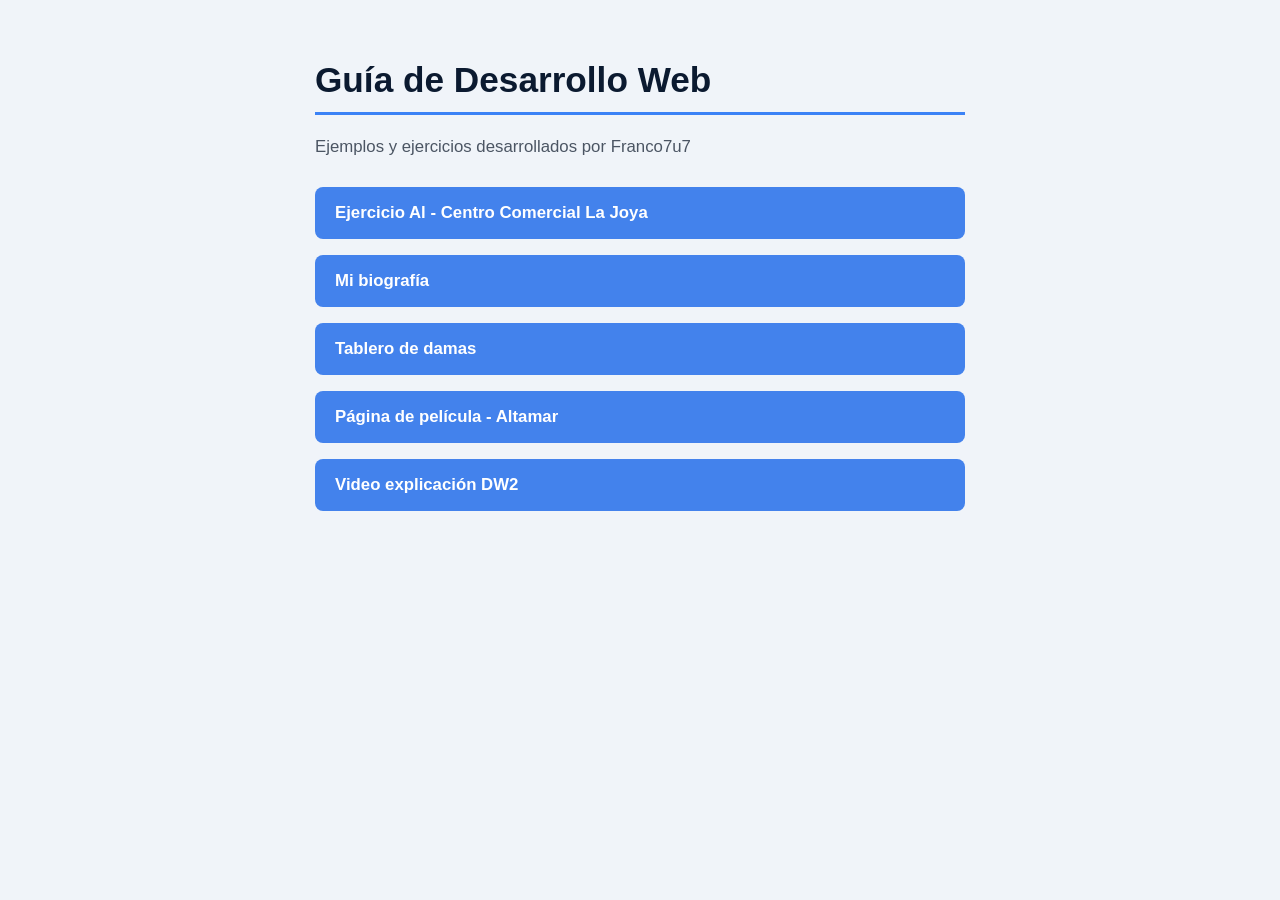
<file: 20255908-Guia2/index.html>
<!DOCTYPE html>
<html lang="es">
<head>
    <meta charset="UTF-8">
    <meta name="viewport" content="width=device-width, initial-scale=1.0">
    <title>Guía de Desarrollo Web</title>
    <style>
        * {
            box-sizing: border-box;
            margin: 0;
            padding: 0;
        }

        body {
            background-color: #f0f4f9;
            font-family: -apple-system, BlinkMacSystemFont, "Segoe UI", Roboto, Helvetica, Arial, sans-serif;
            color: #1a2530;
            padding: 60px 20px;
        }

        .contenedor {
            max-width: 650px;
            margin: 0 auto;
        }

        h1 {
            font-size: 2.2rem;
            font-weight: 800;
            color: #0b1a30;
            margin-bottom: 12px;
        }

        .linea-separadora {
            height: 3px;
            background-color: #3b82f6;
            width: 100%;
            margin-bottom: 22px;
        }

        .subtitulo {
            font-size: 1.05rem;
            color: #4b5563;
            margin-bottom: 30px;
        }

        .lista-enlaces {
            display: flex;
            flex-direction: column;
            gap: 16px;
        }

        .btn-enlace {
            display: block;
            background-color: #4382ec;
            color: #ffffff;
            text-decoration: none;
            font-weight: 700;
            font-size: 1.05rem;
            padding: 16px 20px;
            border-radius: 8px;
            transition: background-color 0.2s ease, transform 0.1s ease;
        }

        .btn-enlace:hover {
            background-color: #2b6cb0;
            transform: translateY(-1px);
        }

        .btn-enlace:active {
            transform: translateY(0);
        }
    </style>
</head>
<body>

    <main class="contenedor">
        <h1>Guía de Desarrollo Web</h1>
        <div class="linea-separadora"></div>
        <p class="subtitulo">Ejemplos y ejercicios desarrollados por Franco7u7</p>

        <nav class="lista-enlaces">
            <a href="la-joya/index.html" class="btn-enlace">Ejercicio Al - Centro Comercial La Joya</a>
            <a href="MiBiografia.html" class="btn-enlace">Mi biografía</a>
            <a href="Tablero.html" class="btn-enlace">Tablero de damas</a>
            <a href="Pelicula.html" class="btn-enlace">Página de película - Altamar</a>
            <a href="https://www.youtube.com/watch?v=dO4pznJXDQY" class="btn-enlace" target="_blank" rel="noopener">Video explicación DW2</a>
        </nav>
    </main>

</body>
</html>
</file>
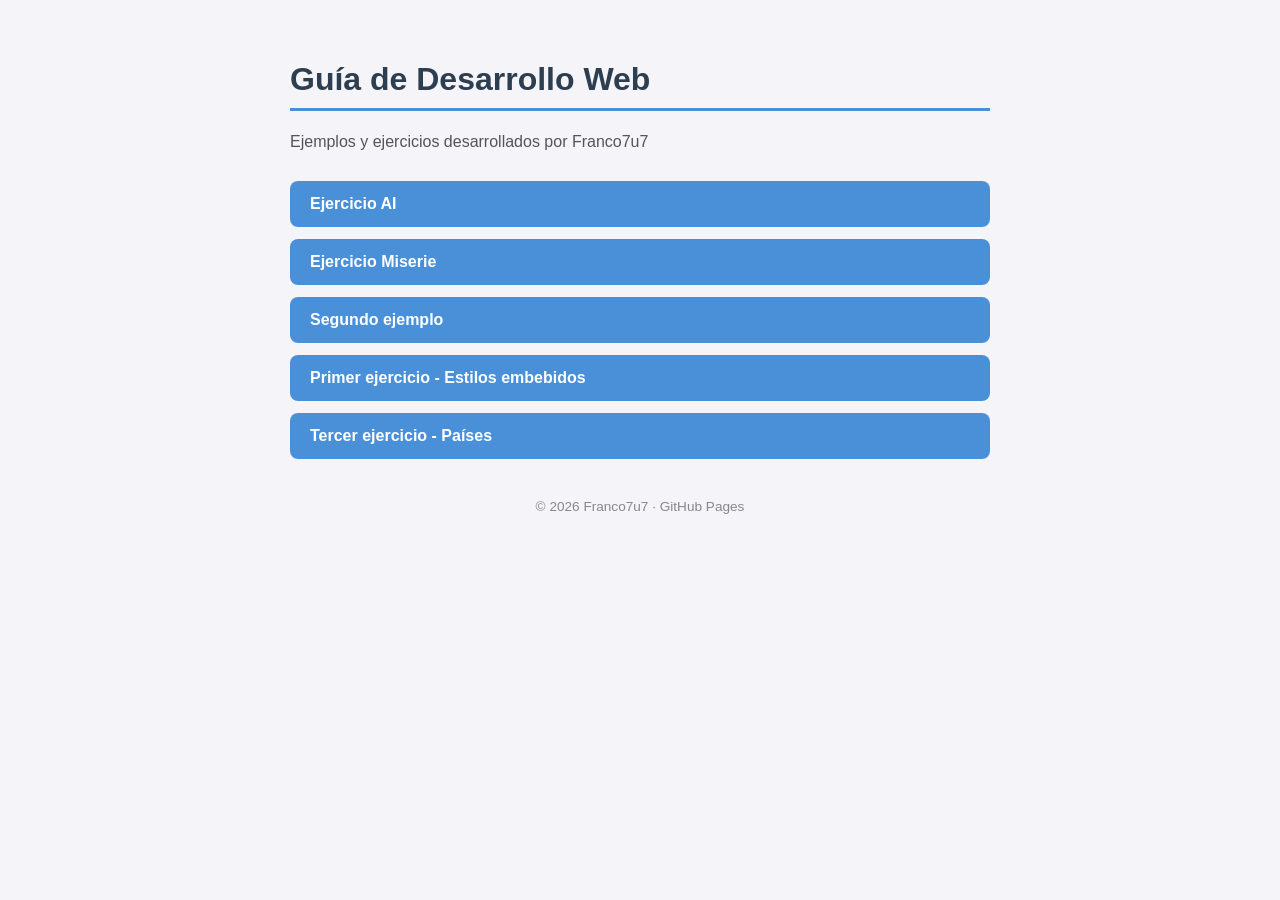
<file: 20255908_GuiaDesarrolloWeb/index.html>
<!DOCTYPE html>
<html lang="es">
<head>
  <meta charset="UTF-8">
  <meta name="viewport" content="width=device-width, initial-scale=1.0">
  <title>Franco7u7 - Guía de Desarrollo Web</title>
  <style>
    body {
      font-family: Arial, Helvetica, sans-serif;
      background-color: #f4f4f9;
      color: #222;
      margin: 0;
      padding: 40px 20px;
      display: flex;
      justify-content: center;
    }
    .container {
      max-width: 700px;
      width: 100%;
    }
    h1 {
      color: #2c3e50;
      border-bottom: 3px solid #4a90d9;
      padding-bottom: 10px;
    }
    p.subtitle {
      color: #555;
      margin-bottom: 30px;
    }
    ul {
      list-style: none;
      padding: 0;
    }
    li {
      margin-bottom: 12px;
    }
    a {
      display: block;
      text-decoration: none;
      color: #fff;
      background-color: #4a90d9;
      padding: 14px 20px;
      border-radius: 8px;
      font-weight: bold;
      transition: background-color 0.2s ease;
    }
    a:hover {
      background-color: #357abd;
    }
    footer {
      margin-top: 40px;
      font-size: 0.85em;
      color: #888;
      text-align: center;
    }
  </style>
</head>
<body>
  <div class="container">
    <h1>Guía de Desarrollo Web</h1>
    <p class="subtitle">Ejemplos y ejercicios desarrollados por Franco7u7</p>
    <ul>
      <li><a href="AI.html">Ejercicio AI</a></li>
      <li><a href="Miserie.html">Ejercicio Miserie</a></li>
      <li><a href="ejemplo2.html">Segundo ejemplo</a></li>
      <li><a href="Estilos_embebidos.html">Primer ejercicio - Estilos embebidos</a></li>
      <li><a href="paises.html">Tercer ejercicio - Países</a></li>
    </ul>
    <footer>© 2026 Franco7u7 · GitHub Pages</footer>
  </div>
</body>
</html>
</file>
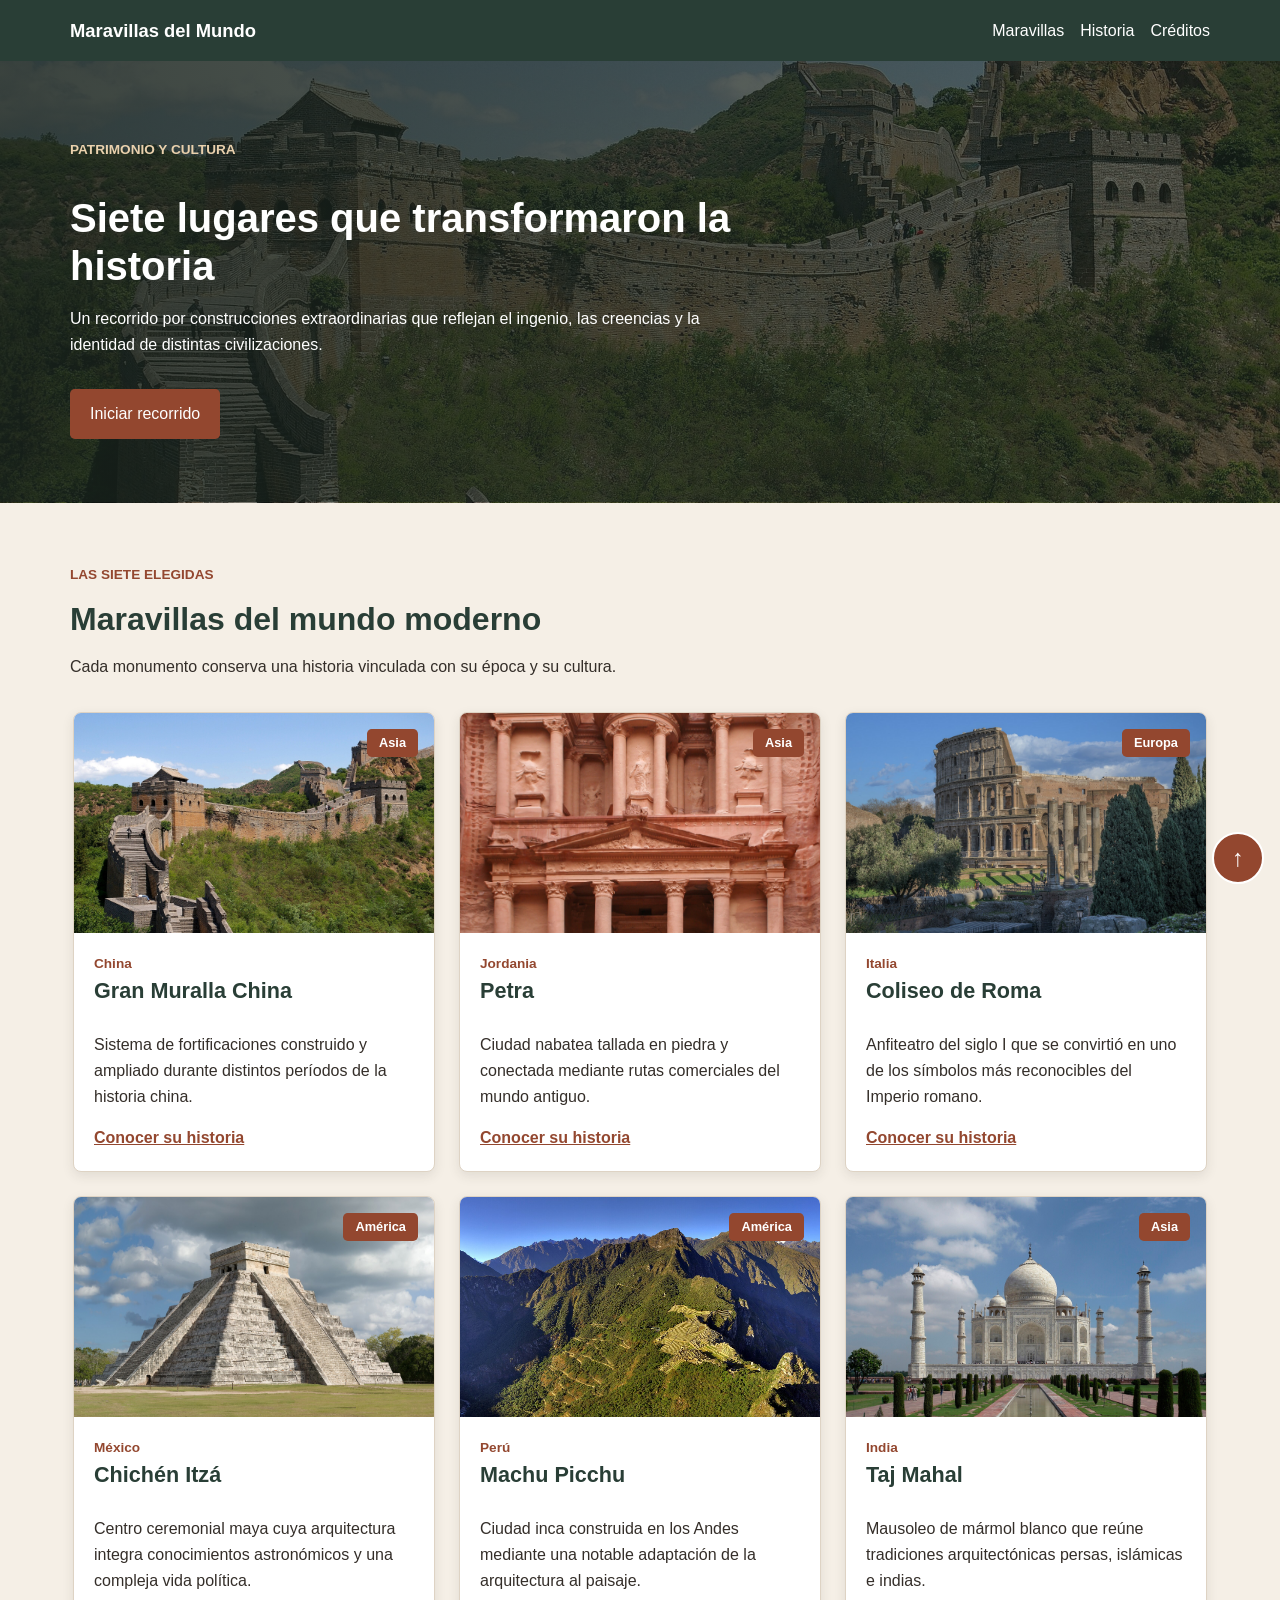
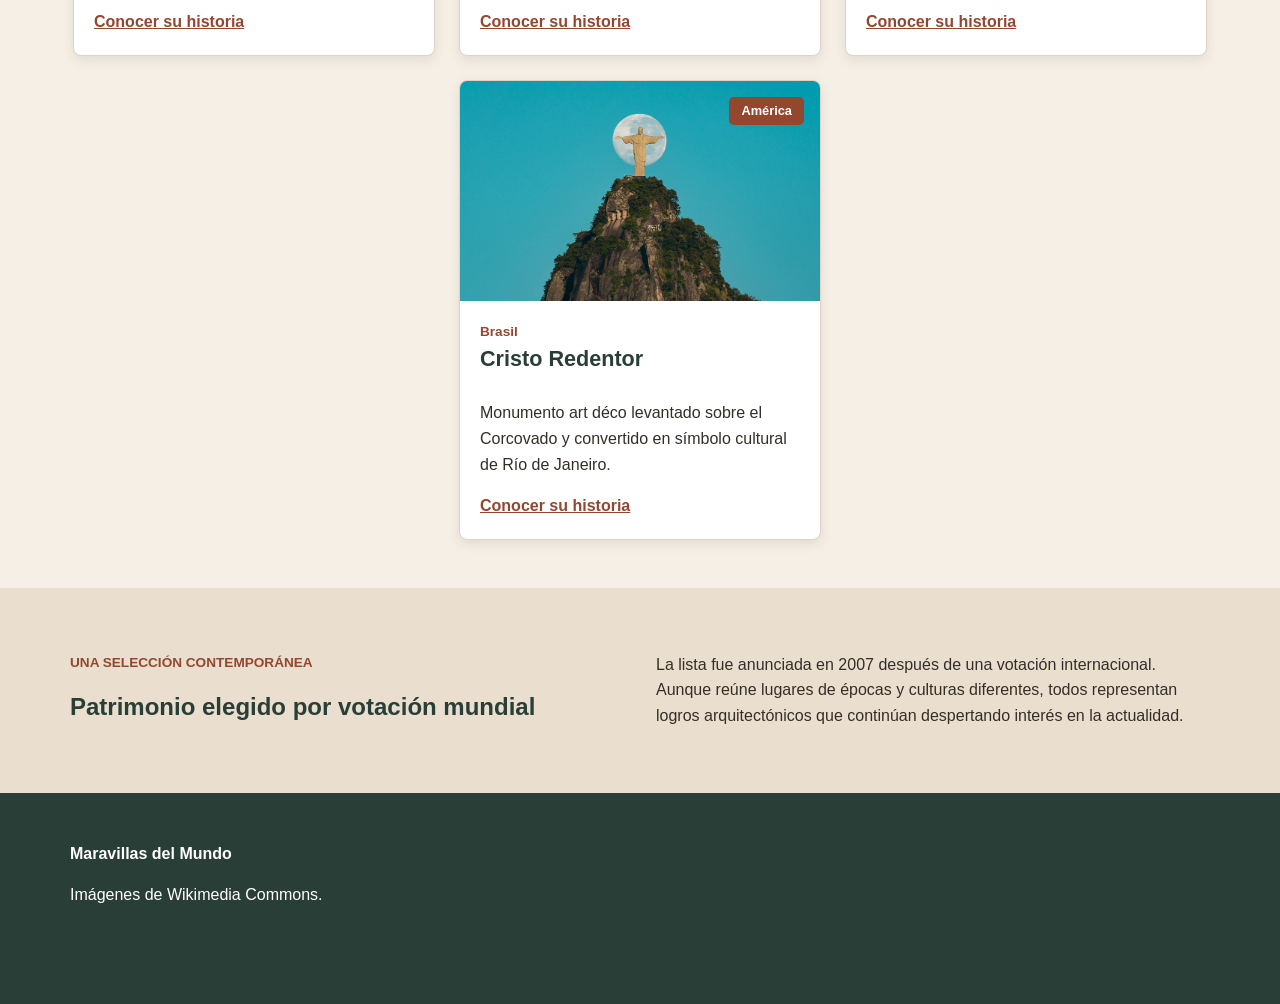
<file: 20255908_Guia3/ejemplo1/index.html>
<!DOCTYPE html>
<html lang="es">
<head>
    <meta charset="UTF-8">
    <meta name="viewport" content="width=device-width, initial-scale=1.0">
    <meta name="description" content="Recorrido visual por las siete maravillas del mundo moderno.">
    <title>Maravillas del Mundo</title>
    <link rel="stylesheet" href="css/style.css">
</head>
<body id="inicio">
    <header class="encabezado-principal">
        <div class="contenedor barra-navegacion">
            <a class="marca" href="#inicio">Maravillas del Mundo</a>
            <nav aria-label="Navegación principal">
                <ul class="menu">
                    <li><a href="#maravillas">Maravillas</a></li>
                    <li><a href="#historia">Historia</a></li>
                    <li><a href="#creditos">Créditos</a></li>
                </ul>
            </nav>
        </div>
    </header>

    <main>
        <section class="presentacion">
            <div class="contenedor presentacion-contenido">
                <p class="sobretitulo">Patrimonio y cultura</p>
                <h1>Siete lugares que transformaron la historia</h1>
                <p>
                    Un recorrido por construcciones extraordinarias que reflejan el ingenio,
                    las creencias y la identidad de distintas civilizaciones.
                </p>
                <a class="boton-principal" href="#maravillas">Iniciar recorrido</a>
            </div>
        </section>

        <section id="maravillas" class="seccion-maravillas contenedor">
            <header class="titulo-seccion">
                <p class="sobretitulo">Las siete elegidas</p>
                <h2>Maravillas del mundo moderno</h2>
                <p>Cada monumento conserva una historia vinculada con su época y su cultura.</p>
            </header>

            <div class="maravillas">
                <article class="maravilla">
                    <div class="maravilla-imagen">
                        <span class="continente">Asia</span>
                        <img src="images/gran-muralla-china.jpg" alt="Tramo de la Gran Muralla China entre montañas">
                    </div>
                    <div class="maravilla-contenido">
                        <p class="ubicacion">China</p>
                        <h3>Gran Muralla China</h3>
                        <p>Sistema de fortificaciones construido y ampliado durante distintos períodos de la historia china.</p>
                        <a href="https://whc.unesco.org/en/list/438/" target="_blank" rel="noopener noreferrer">Conocer su historia</a>
                    </div>
                </article>

                <article class="maravilla">
                    <div class="maravilla-imagen">
                        <span class="continente">Asia</span>
                        <img src="images/petra.jpg" alt="Fachada de Al Khazneh excavada en la roca de Petra">
                    </div>
                    <div class="maravilla-contenido">
                        <p class="ubicacion">Jordania</p>
                        <h3>Petra</h3>
                        <p>Ciudad nabatea tallada en piedra y conectada mediante rutas comerciales del mundo antiguo.</p>
                        <a href="https://whc.unesco.org/en/list/326/" target="_blank" rel="noopener noreferrer">Conocer su historia</a>
                    </div>
                </article>

                <article class="maravilla">
                    <div class="maravilla-imagen">
                        <span class="continente">Europa</span>
                        <img src="images/coliseo-roma.jpg" alt="Vista exterior del Coliseo y el Foro Romano">
                    </div>
                    <div class="maravilla-contenido">
                        <p class="ubicacion">Italia</p>
                        <h3>Coliseo de Roma</h3>
                        <p>Anfiteatro del siglo I que se convirtió en uno de los símbolos más reconocibles del Imperio romano.</p>
                        <a href="https://whc.unesco.org/en/list/91/" target="_blank" rel="noopener noreferrer">Conocer su historia</a>
                    </div>
                </article>

                <article class="maravilla">
                    <div class="maravilla-imagen">
                        <span class="continente">América</span>
                        <img src="images/chichen-itza.jpg" alt="Templo de Kukulkán en Chichén Itzá">
                    </div>
                    <div class="maravilla-contenido">
                        <p class="ubicacion">México</p>
                        <h3>Chichén Itzá</h3>
                        <p>Centro ceremonial maya cuya arquitectura integra conocimientos astronómicos y una compleja vida política.</p>
                        <a href="https://whc.unesco.org/en/list/483/" target="_blank" rel="noopener noreferrer">Conocer su historia</a>
                    </div>
                </article>

                <article class="maravilla">
                    <div class="maravilla-imagen">
                        <span class="continente">América</span>
                        <img src="images/machu-picchu.jpg" alt="Ciudadela de Machu Picchu entre montañas">
                    </div>
                    <div class="maravilla-contenido">
                        <p class="ubicacion">Perú</p>
                        <h3>Machu Picchu</h3>
                        <p>Ciudad inca construida en los Andes mediante una notable adaptación de la arquitectura al paisaje.</p>
                        <a href="https://whc.unesco.org/en/list/274/" target="_blank" rel="noopener noreferrer">Conocer su historia</a>
                    </div>
                </article>

                <article class="maravilla">
                    <div class="maravilla-imagen">
                        <span class="continente">Asia</span>
                        <img src="images/taj-mahal.jpg" alt="Taj Mahal visto desde sus jardines">
                    </div>
                    <div class="maravilla-contenido">
                        <p class="ubicacion">India</p>
                        <h3>Taj Mahal</h3>
                        <p>Mausoleo de mármol blanco que reúne tradiciones arquitectónicas persas, islámicas e indias.</p>
                        <a href="https://whc.unesco.org/en/list/252/" target="_blank" rel="noopener noreferrer">Conocer su historia</a>
                    </div>
                </article>

                <article class="maravilla">
                    <div class="maravilla-imagen">
                        <span class="continente">América</span>
                        <img src="images/cristo-redentor.jpg" alt="Cristo Redentor sobre el cerro del Corcovado">
                    </div>
                    <div class="maravilla-contenido">
                        <p class="ubicacion">Brasil</p>
                        <h3>Cristo Redentor</h3>
                        <p>Monumento art déco levantado sobre el Corcovado y convertido en símbolo cultural de Río de Janeiro.</p>
                        <a href="https://whc.unesco.org/en/list/1100/" target="_blank" rel="noopener noreferrer">Conocer su historia</a>
                    </div>
                </article>
            </div>
        </section>

        <section id="historia" class="seccion-historia">
            <div class="contenedor historia-contenido">
                <div>
                    <p class="sobretitulo">Una selección contemporánea</p>
                    <h2>Patrimonio elegido por votación mundial</h2>
                </div>
                <p>
                    La lista fue anunciada en 2007 después de una votación internacional.
                    Aunque reúne lugares de épocas y culturas diferentes, todos
                    representan logros arquitectónicos que continúan despertando interés en la
                    actualidad.
                </p>
            </div>
        </section>
    </main>

    <a class="volver-arriba" href="#inicio" aria-label="Volver al inicio">↑</a>

    <footer id="creditos" class="pie-pagina">
        <div class="contenedor pie-contenido">
            <p><strong>Maravillas del Mundo</strong></p>
            <p>Imágenes de Wikimedia Commons.</p>
        </div>
    </footer>
</body>
</html>
</file>
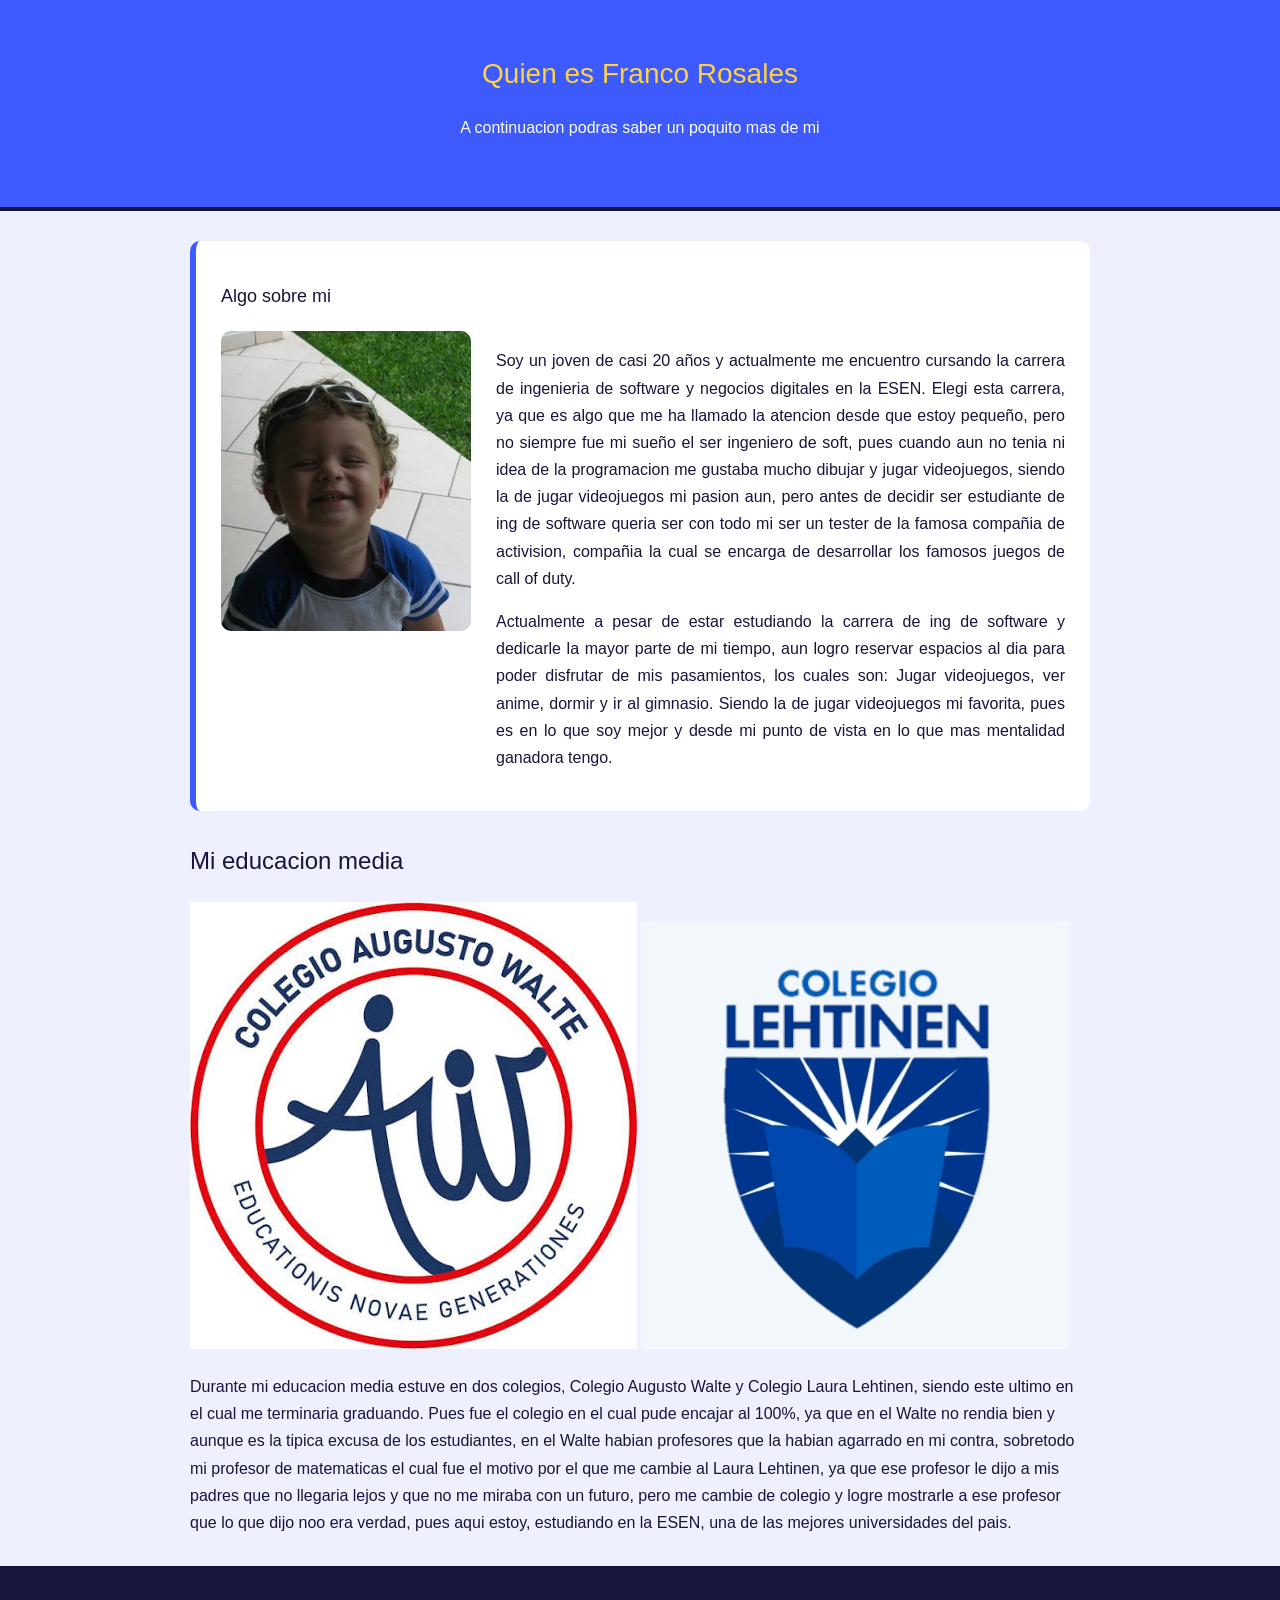
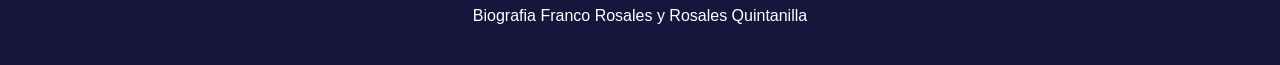
<file: 20255908-Guia2/MiBiografia.html>
<!DOCTYPE html>
<html lang="en">
<head>
    <meta charset="UTF-8">
    <meta name="viewport" content="width=device-width, initial-scale=1.0">
    <title>Mi biografia</title>
    <link rel="stylesheet" href="css/Mibio.css">
</head>
<body>
    <header class="Titulo" >
        <h1> Quien es Franco Rosales</h1>
        <p>A continuacion podras saber un poquito mas de mi</p>
    </header>
    <main class="Contenedor">
        <section id="Sobre mi" class="bloque">
            <h2>Algo sobre mi</h2>
            <div class="Contenido">
                <img src="img/FACOBB.jpeg" alt="Foto mia de pequeño">
                <div>
                     <p>
                        Soy un joven de casi 20 años y actualmente me encuentro cursando la carrera de ingenieria de software y negocios digitales en la ESEN.
                        Elegi esta carrera, ya que es algo que me ha llamado la atencion desde que estoy pequeño, pero no siempre fue mi sueño el ser ingeniero de soft,
                        pues cuando aun no tenia ni idea de la programacion me gustaba mucho dibujar y jugar videojuegos, siendo la de jugar videojuegos mi pasion aun, pero
                        antes de decidir ser estudiante de ing de software queria ser con todo mi ser un tester de la famosa compañia de activision, compañia
                        la cual se encarga de desarrollar los famosos juegos de call of duty.
                    </p>
                    <p>
                        Actualmente a pesar de estar estudiando la carrera de ing de software y dedicarle la mayor parte de mi tiempo, aun logro reservar espacios
                        al dia para poder disfrutar de mis pasamientos, los cuales son: Jugar videojuegos, ver anime, dormir y ir al gimnasio.
                        Siendo la de jugar videojuegos mi favorita, pues es en lo que soy mejor y desde mi punto de vista en lo que mas mentalidad ganadora tengo.
                    </p>
                </div>
            </div>
        </section>
        <section>
           <h2>Mi educacion media</h2>
           <img src="img/walte.jpg" alt="Foto mia de pequeño">
           <img src="img/lehtinen.png" alt="Foto mia de pequeño">
            <p>
                Durante mi educacion media estuve en dos colegios, Colegio Augusto Walte y Colegio Laura Lehtinen, siendo este ultimo
                en el cual me terminaria graduando. Pues fue el colegio en el cual pude encajar al 100%, ya que en el Walte no rendia bien
                y aunque es la tipica excusa de los estudiantes, en el Walte habian profesores que la habian agarrado en mi contra, sobretodo
                mi profesor de matematicas el cual fue el motivo por el que me cambie al Laura Lehtinen, ya que ese profesor le dijo a mis padres
                que no llegaria lejos y que no me miraba con un futuro, pero me cambie de colegio y logre mostrarle a ese profesor que lo que dijo
                noo era verdad, pues aqui estoy, estudiando en la ESEN, una de las mejores universidades del pais.
            </p> 
        </section>
    </main>
    <footer>
        <p> Biografia Franco Rosales y Rosales Quintanilla</p>
    </footer>
</body>
</html>
</file>
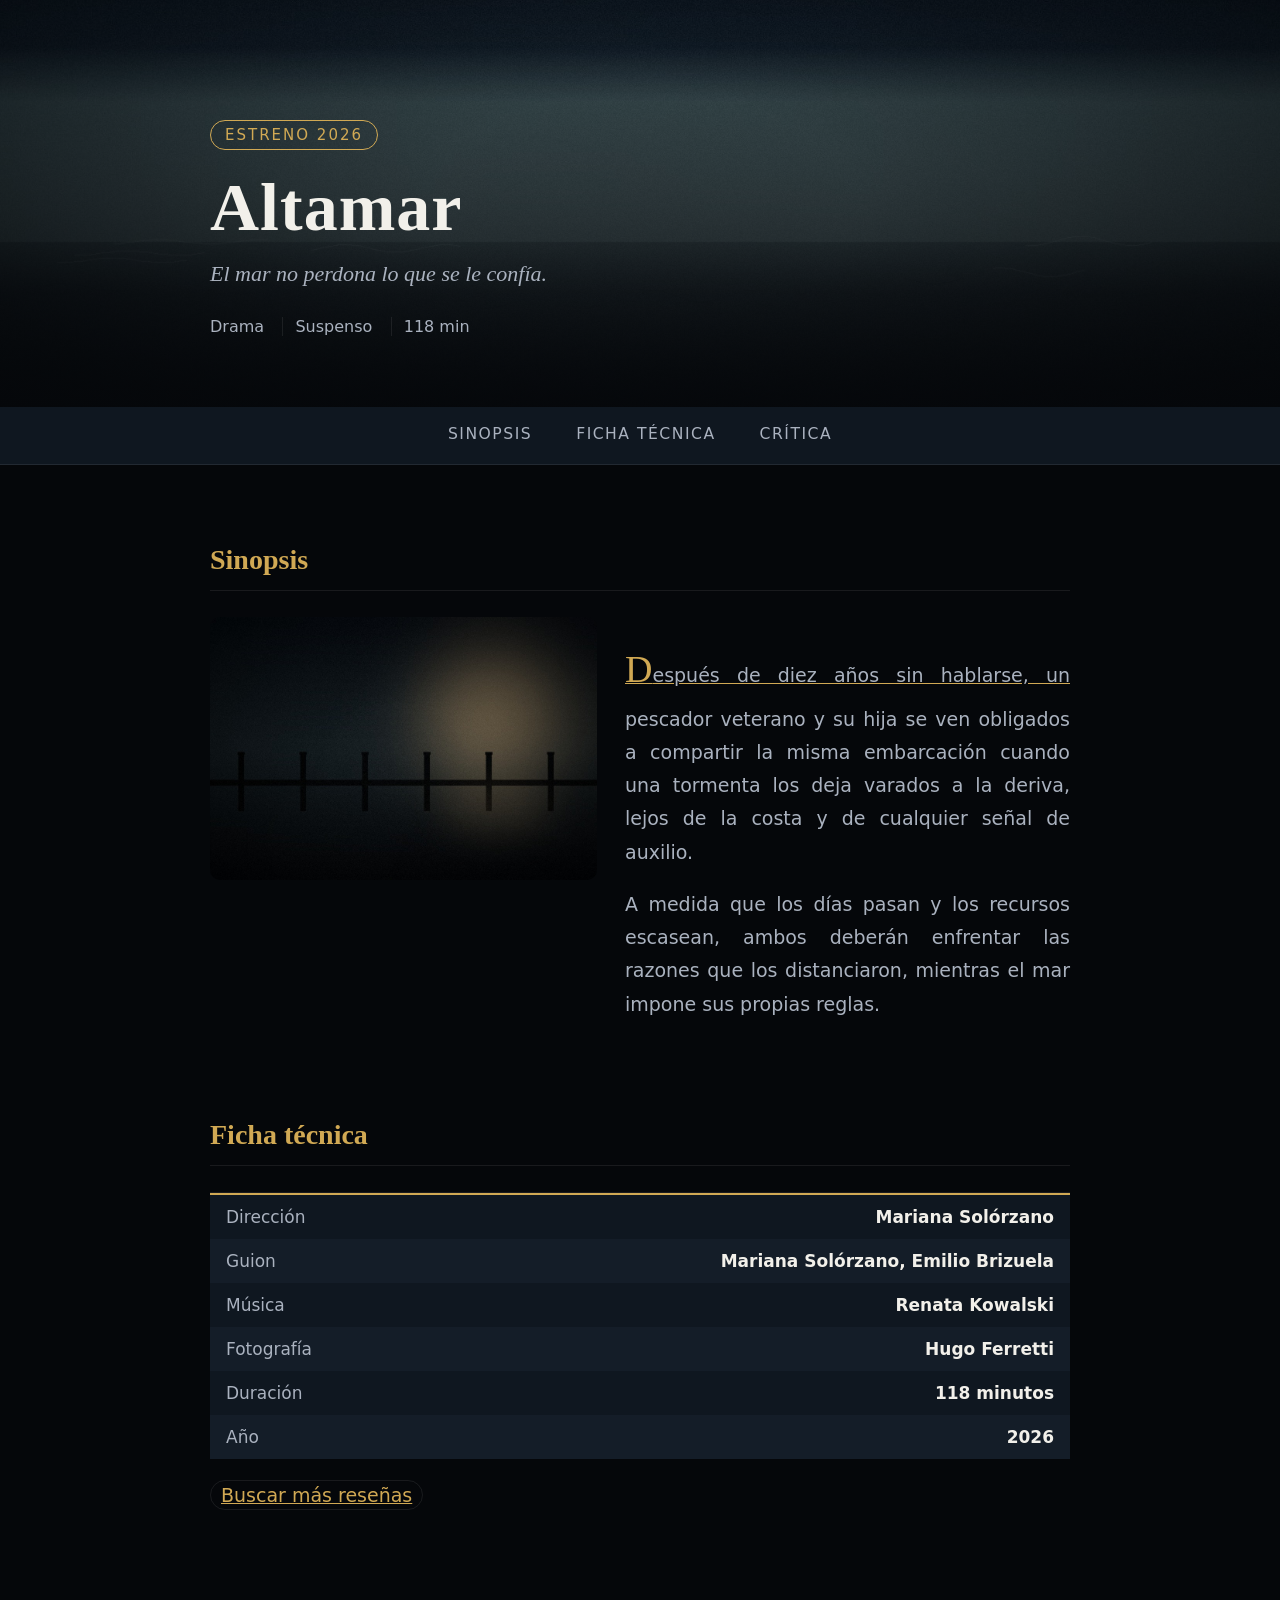
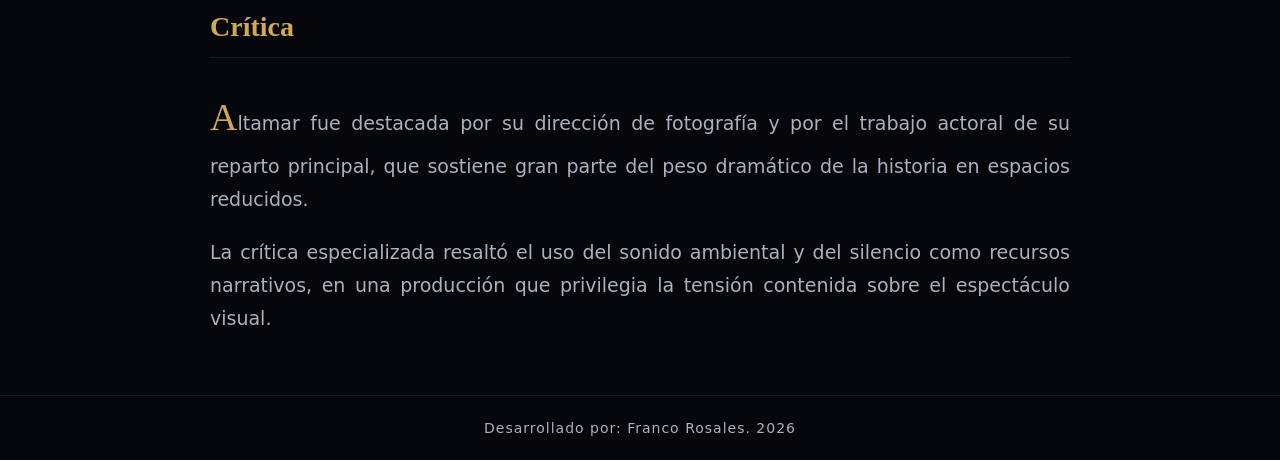
<file: 20255908-Guia2/Pelicula.html>
<!DOCTYPE html>
<html lang="en">
<head>
    <meta charset="UTF-8">
    <meta name="viewport" content="width=device-width, initial-scale=1.0">
    <title>Altamar</title>
    <link rel="stylesheet" href="css/style.css">
</head>
<body>
<header class="hero">
    <div class="hero-contenido">
        <span class="etiqueta">Estreno 2026</span>
        <h1>Altamar</h1>
        <p class="tagline">El mar no perdona lo que se le confía.</p>
        <div class="badges">
            <span class="badge">Drama</span>
            <span class="badge">Suspenso</span>
            <span class="badge">118 min</span>
        </div>
    </div>
</header>
<nav>
    <a href="#sinopsis">Sinopsis</a>
    <a href="#ficha">Ficha técnica</a>
    <a href="#critica">Crítica</a>
</nav>
<main class="wrapper">

    <section id="sinopsis" class="bloque">
    <h2>Sinopsis</h2>
    <div class="sinopsis-contenido">
    <img src="img/still.jpg" alt="Muelle en la niebla, escena de
Altamar">
            <div class="sinopsis-texto">
                <p>Después de diez años sin hablarse, un pescador veterano y su
hija se ven obligados a compartir la misma embarcación cuando una tormenta los
deja varados a la deriva, lejos de la costa y de cualquier señal de auxilio.</p>
                <p>A medida que los días pasan y los recursos escasean, ambos
deberán enfrentar las razones que los distanciaron, mientras el mar impone sus
propias reglas.</p>
            </div>
        </div>
    </section>
    <section id="ficha" class="bloque">
        <h2>Ficha técnica</h2>
        <dl class="ficha">
            <div><dt>Dirección</dt><dd>Mariana Solórzano</dd></div>
            <div><dt>Guion</dt><dd>Mariana Solórzano, Emilio Brizuela</dd></div>
            <div><dt>Música</dt><dd>Renata Kowalski</dd></div>
            <div><dt>Fotografía</dt><dd>Hugo Ferretti</dd></div>
            <div><dt>Duración</dt><dd>118 minutos</dd></div>
            <div><dt>Año</dt><dd>2026</dd></div>
        </dl>
        <p class="mas-info"><a href="https://www.imdb.com">Buscar más
reseñas</a></p>
    </section>
    <section id="critica" class="bloque">
        <h2>Crítica</h2>
        <div class="critica-texto">
            <p>Altamar fue destacada por su dirección de fotografía y por el
trabajo actoral de su reparto principal, que sostiene gran parte del peso
dramático de la historia en espacios reducidos.</p>
            <p>La crítica especializada resaltó el uso del sonido ambiental y del
silencio como recursos narrativos, en una producción que privilegia la tensión
contenida sobre el espectáculo visual.</p>
        </div>
    </section>
    </main>
<footer>
Desarrollado por: Franco Rosales. 2026
</footer>

</body>
</html>
</file>
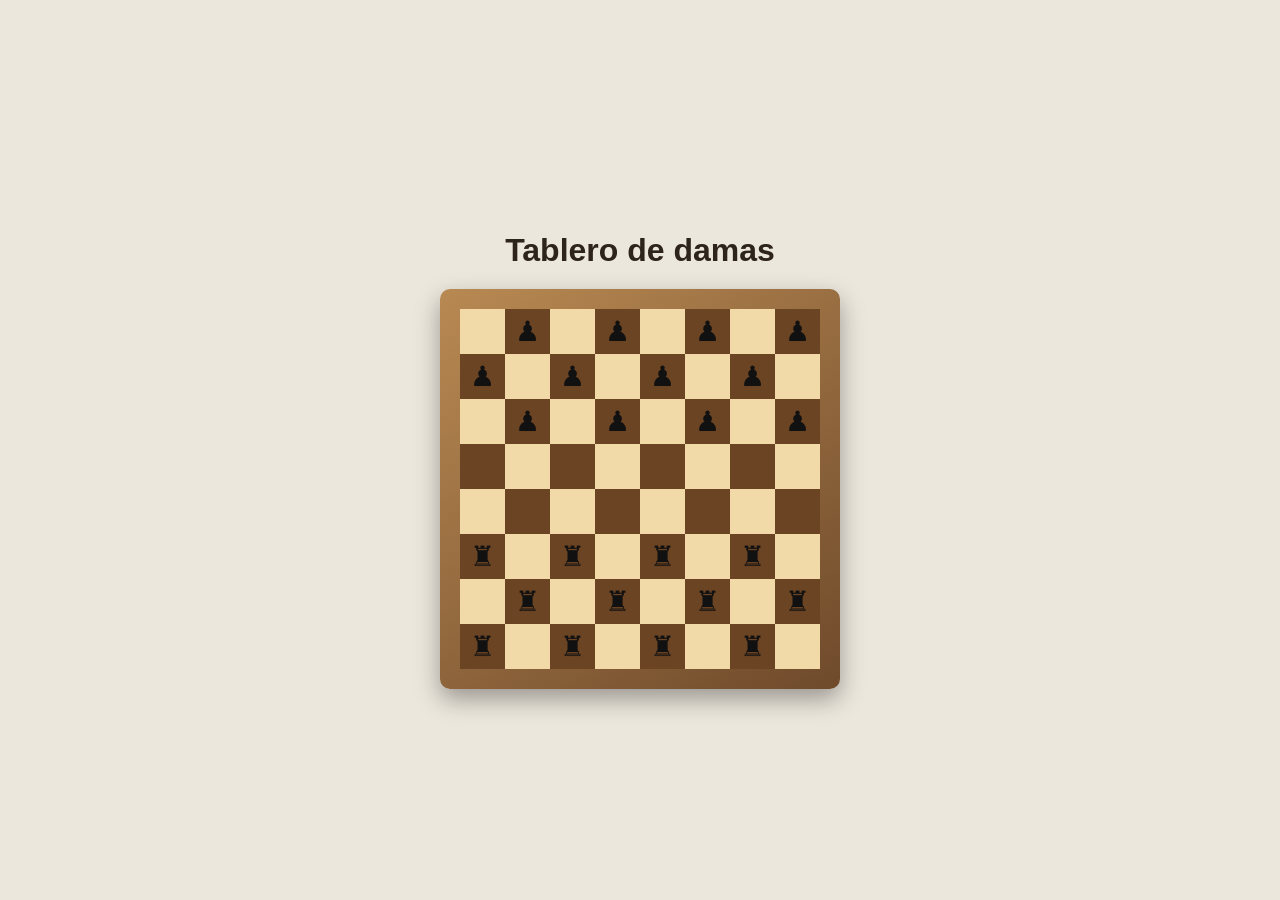
<file: 20255908-Guia2/Tablero.html>
<!DOCTYPE html>
<html lang="es">
<head>
    <meta charset="UTF-8">
    <meta name="viewport" content="width=device-width, initial-scale=1.0">
    <title>Tablero de Damas</title>
    <link rel="stylesheet" href="css/estilo_tablero.css">
</head>
<body>

    <h1>Tablero de damas</h1>

    <div id="tablero">

        <div>
            <p></p>
            <p>&#9823;</p>
            <p></p>
            <p>&#9823;</p>
            <p></p>
            <p>&#9823;</p>
            <p></p>
            <p>&#9823;</p>
        </div>

        <div>
            <p>&#9823;</p>
            <p></p>
            <p>&#9823;</p>
            <p></p>
            <p>&#9823;</p>
            <p></p>
            <p>&#9823;</p>
            <p></p>
        </div>

        <div>
            <p></p>
            <p>&#9823;</p>
            <p></p>
            <p>&#9823;</p>
            <p></p>
            <p>&#9823;</p>
            <p></p>
            <p>&#9823;</p>
        </div>

        <div>
            <p></p>
            <p></p>
            <p></p>
            <p></p>
            <p></p>
            <p></p>
            <p></p>
            <p></p>
        </div>

        <div>
            <p></p>
            <p></p>
            <p></p>
            <p></p>
            <p></p>
            <p></p>
            <p></p>
            <p></p>
        </div>

        <div>
            <p>&#9820;</p>
            <p></p>
            <p>&#9820;</p>
            <p></p>
            <p>&#9820;</p>
            <p></p>
            <p>&#9820;</p>
            <p></p>
        </div>

        <div>
            <p></p>
            <p>&#9820;</p>
            <p></p>
            <p>&#9820;</p>
            <p></p>
            <p>&#9820;</p>
            <p></p>
            <p>&#9820;</p>
        </div>

        <div>
            <p>&#9820;</p>
            <p></p>
            <p>&#9820;</p>
            <p></p>
            <p>&#9820;</p>
            <p></p>
            <p>&#9820;</p>
            <p></p>
        </div>

    </div>

</body>
</html>
</file>
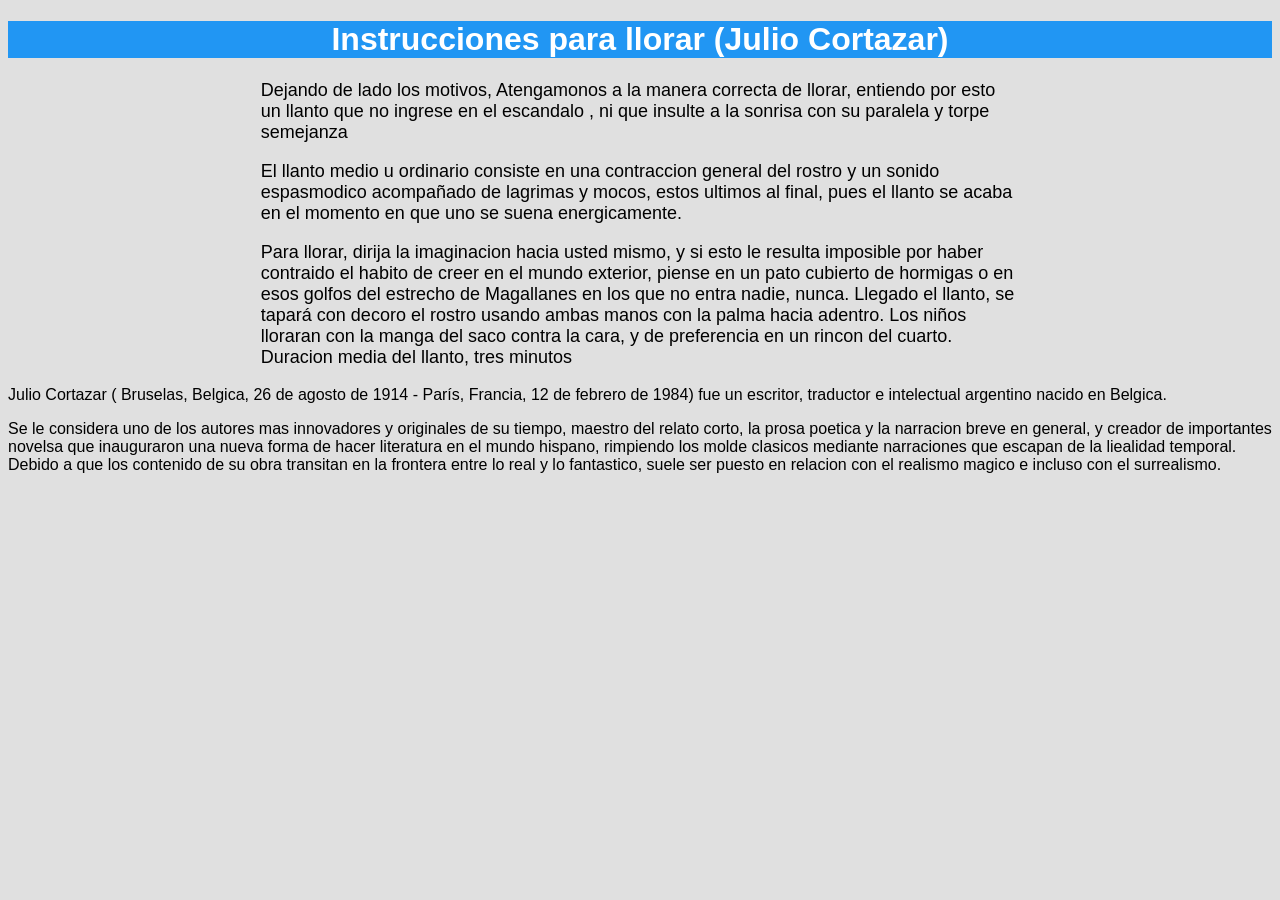
<file: 20255908_GuiaDesarrolloWeb/ejemplo2.html>
<!DOCTYPE html>
<html lang="en">
<head>
    <meta charset="UTF-8">
    <meta name="viewport" content="width=device-width, initial-scale=1.0">
    <title>Usando la etiqueta style</title>
    <link rel="stylesheet" href="Estilos2.css">
</head>
<body>
    <h1>
        Instrucciones para llorar (Julio Cortazar)
    </h1>
    <div class = "contenido">
        <p class = "Cuento parrafo1">Dejando de lado los motivos, Atengamonos a la manera
            correcta de llorar, entiendo por esto un llanto que no ingrese en el 
            escandalo , ni que insulte a la sonrisa con su paralela y torpe semejanza
        </p>
        <p class = "Cuento parrafo2">El llanto medio u ordinario consiste en una contraccion
            general del rostro y un sonido espasmodico acompañado de lagrimas y mocos, estos
            ultimos al final, pues el llanto se acaba en el momento en que uno se suena
            energicamente.
        </p>
        <p class = "Cuento parrafo3">Para llorar, dirija la imaginacion hacia usted mismo, y 
            si esto le resulta imposible por haber contraido el habito de creer en el mundo
            exterior, piense en un pato cubierto de hormigas o en esos golfos del estrecho de Magallanes
            en los que no entra nadie, nunca.
            Llegado el llanto, se tapará con decoro el rostro usando ambas manos con la palma hacia adentro.
            Los niños lloraran con la manga del saco contra la cara, y de preferencia en un rincon del cuarto.
            Duracion media del llanto, tres minutos
        </p>
    </div>
<div class = "autor">
    <p class = "Julio">
        Julio Cortazar ( Bruselas, Belgica, 26 de agosto de 1914 - París, Francia, 12 de febrero de 1984) fue un escritor, traductor 
        e intelectual argentino nacido en Belgica.
    </p>
    <p class = "Julio">
        Se le considera uno de los autores mas innovadores y originales de su tiempo, maestro del relato corto, la prosa poetica
        y la narracion breve en general, y creador de importantes novelsa que inauguraron una nueva forma de hacer literatura en el 
        mundo hispano, rimpiendo los molde clasicos mediante narraciones que escapan de la liealidad temporal.
        Debido a que los contenido de su obra transitan en la frontera entre lo real y lo fantastico, suele ser puesto en relacion con el
        realismo magico e incluso con el surrealismo.
    </p>
</body>
</html>
</file>
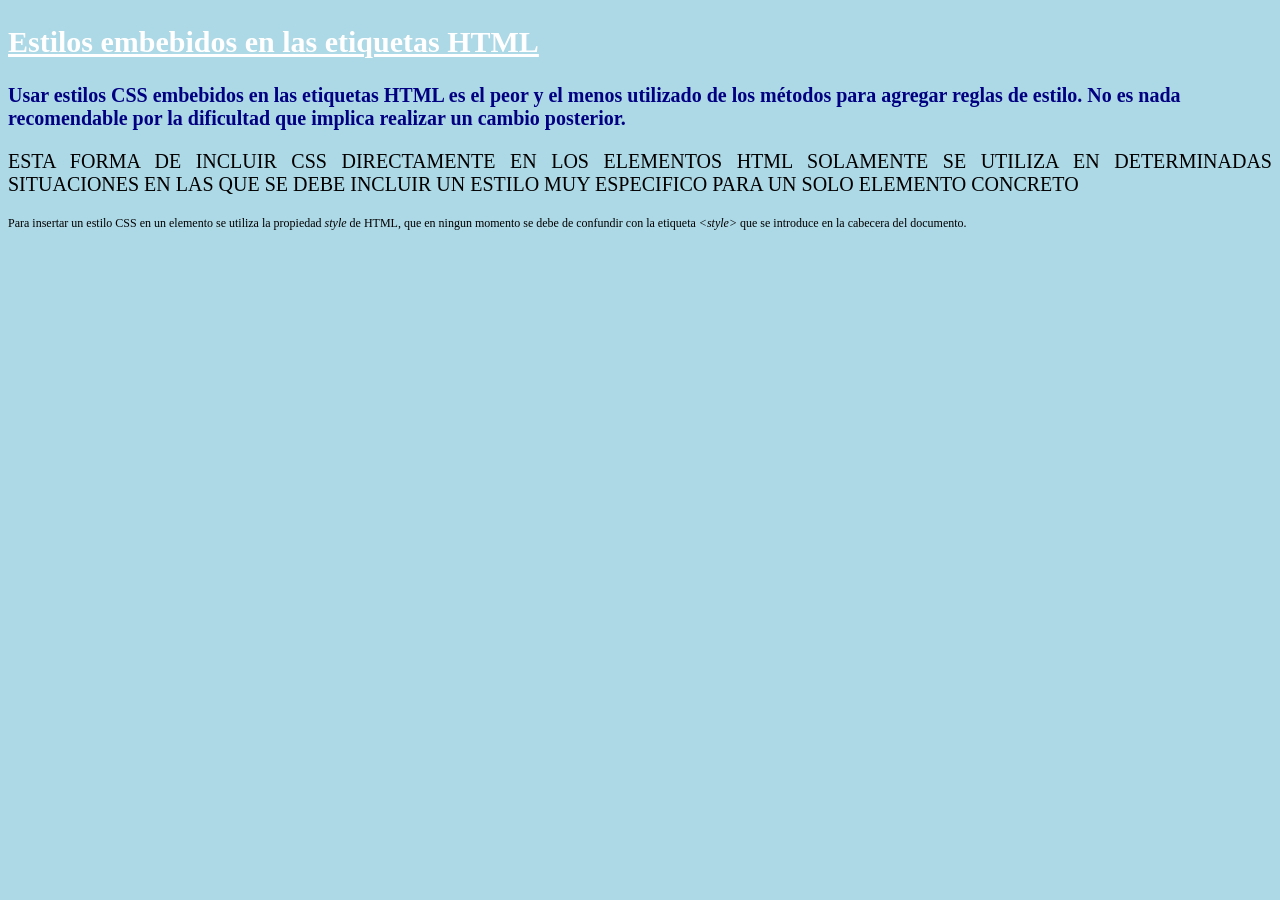
<file: 20255908_GuiaDesarrolloWeb/Estilos_embebidos.html>
<!DOCTYPE html>
<html lang="en">
<head>
    <meta charset="UTF-8">
    <meta name="viewport" content="width=device-width, initial-scale=1.0">
    <title>Estilos Embebidos</title>
    <link rel="stylesheet" href="Estilos1.css">
</head>
<body>
    <body style = "background-color: lightblue">
        <div style = "font-size: 20px;">
            <h2 style = "text-decoration: underline; color: white;">Estilos embebidos en 
                las etiquetas HTML

            </h2>
            <p style = "color:navy; font-weight: bold;"> Usar estilos CSS embebidos en las etiquetas HTML es el peor y 
            el menos utilizado de los métodos para agregar reglas de estilo. No es nada recomendable por la
            dificultad que implica realizar un cambio posterior. </p>
            <p style="text-transform: uppercase; text-align: justify;"> Esta forma de incluir CSS directamente en los elementos
                HTML solamente se utiliza en determinadas situaciones en las que se debe incluir un estilo 
                muy especifico para un solo elemento concreto
            </p>
            <p style = "font-size: 12px;">Para insertar un estilo CSS en un elemento se utiliza la propiedad <span style = "font-style: italic;">style</span>
                de HTML, que en ningun momento se debe de confundir con la etiqueta <span style = "font-style: italic;">&lt;style&gt;</span>
                que se introduce en la cabecera del documento.
             </p>
        </div>
    </body>
</body>
</html>
</file>
<file: 20255908_Guia3/ejemplo1/css/style.css>
:root {
    --color-texto: #342e29;
    --color-fondo: #f5efe6;
    --color-principal: #293e36;
    --color-acento: #93472f;
    --color-superficie: #ffffff;
    --color-contraste: #ead1ad;
    --color-borde: #ded3c4;
    --color-fondo-secundario: #eadfce;
    --color-capa-inicial: rgba(25, 35, 29, 0.85);
    --color-capa-final: rgba(25, 35, 29, 0.65);
    --color-sombra: rgba(52, 46, 41, 0.10);
}


body {
    margin: 0;
    font-family: "Segoe UI", Arial, sans-serif;
    line-height: 1.6;
    color: var(--color-texto);
    background-color: var(--color-fondo);
}

.contenedor {
    width: 90%;
    max-width: 1140px;
    margin: 0 auto;
}

img {
    max-width: 100%;
}


h1, h2, h3 {
    line-height: 1.2;
}

h2, h3 {
    color: var(--color-principal);
}

a {
    color: var(--color-acento);
}

a:hover,
a:focus-visible {
    color: var(--color-principal);
}


.encabezado-principal {
    color: var(--color-superficie);
    background-color: var(--color-principal);
    position: sticky;
    top: 0;
    z-index: 10;
}

.barra-navegacion {
    display: flex;
    justify-content: space-between;
    align-items: center;
    flex-wrap: wrap;
    gap: 0.75rem 2rem;
    padding: 1rem 0;
}

.marca {
    color: var(--color-superficie);
    font-size: 1.15rem;
    font-weight: bold;
    text-decoration: none;
}

.menu {
    display: flex;
    flex-wrap: wrap;
    gap: 1rem;
    margin: 0;
    padding: 0;
    list-style: none;
}

.menu a {
    color: var(--color-superficie);
    text-decoration: none;
}

.menu a:hover,
.menu a:focus-visible {
    color: var(--color-contraste);
}


.presentacion {
    padding: 4rem 0;
    color: var(--color-superficie);
    background-color: var(--color-principal);
    background-image: 
        linear-gradient(
            to right,
            var(--color-capa-inicial),
            var(--color-capa-final)
        ),
        url("../images/gran-muralla-china.jpg");
    background-size: cover;
    background-position: center;
}

.presentacion h1 {
    max-width: 760px;
    margin-bottom: 1rem;
    font-size: 2.5rem;
}

.presentacion p {
    max-width: 640px;
}

.sobretitulo {
    font-size: 0.85rem;
    font-weight: bold;
    text-transform: uppercase;
    color: var(--color-acento);
}

.presentacion .sobretitulo {
    color: var(--color-contraste);
}

.boton-principal {
    display: inline-block;
    margin-top: 1rem;
    padding: 0.75rem 1.25rem;
    color: var(--color-superficie);
    background-color: var(--color-acento);
    border-radius: 0.3rem;
    text-decoration: none;
}

.boton-principal:hover,
.boton-principal:focus-visible {
    color: var(--color-principal);
    background-color: var(--color-contraste);
}


.seccion-maravillas {
    padding: 3rem 0;
}

.titulo-seccion {
    max-width: 680px;
    margin-bottom: 2rem;
}

.titulo-seccion h2 {
    margin: 0 0 0.75rem;
    font-size: 2rem;
}

.maravillas {
    display: flex;
    flex-wrap: wrap;
    justify-content: center;
    gap: 1.5rem;
}

.maravilla {
    flex: 1 1 300px;
    max-width: 360px;
    display: flex;
    flex-direction: column;
    background-color: var(--color-superficie);
    border: 1px solid var(--color-borde);
    border-radius: 0.5rem;
    box-shadow: 0 4px 12px var(--color-sombra);
    overflow: hidden;
}

.maravilla-imagen {
    position: relative;
}

.maravilla img {
    display: block;
    width: 100%;
    height: 220px;
    object-fit: cover;
}

.continente {
    position: absolute;
    top: 1rem;
    right: 1rem;
    z-index: 1;
    padding: 0.25rem 0.75rem;
    color: var(--color-superficie);
    background-color: var(--color-acento);
    border-radius: 0.3rem;
    font-size: 0.8rem;
    font-weight: bold;
}

.maravilla-contenido {
    display: flex;
    flex-direction: column;
    flex-grow: 1;
    padding: 1.25rem;
}

.ubicacion {
    margin: 0;
    font-size: 0.85rem;
    font-weight: bold;
    color: var(--color-acento);
}

.maravilla-contenido h3 {
    margin: 0.25rem 0 0.75rem;
    font-size: 1.35rem;
}

.maravilla-contenido a {
    font-weight: bold;
    margin-top: auto;
    align-self: flex-start;
}

/* Botón flotante para volver arriba */
.volver-arriba {
    position: fixed;
    right: 1rem;
    bottom: 1rem;
    z-index: 20;
    display: flex;
    justify-content: center;
    align-items: center;
    width: 48px;
    height: 48px;
    color: var(--color-superficie);
    background-color: var(--color-acento);
    border: 2px solid var(--color-superficie);
    border-radius: 50%;
    font-size: 1.5rem;
    text-decoration: none;
}


.seccion-historia {
    padding: 3rem 0;
    background-color: var(--color-fondo-secundario);
}

.historia-contenido {
    display: flex;
    flex-wrap: wrap;
    align-items: center;
    gap: 2rem;
}

.historia-contenido > * {
    flex: 1 1 300px;
}


.pie-pagina {
    padding: 2rem 0 5rem;
    color: var(--color-superficie);
    background-color: var(--color-principal);
}
</file>
<file: 20255908-Guia2/css/Mibio.css>
body {
    margin: 0;
    background-color: #eef0ff;
    color: #17153b;
    font-family: "Poppins", Arial, sans-serif;
    line-height: 1.7;
}

h1, h2 {
    font-family: "Press Start 2P", Arial, sans-serif;
    font-weight: normal;
}

img {
    max-width: 100%;
}

a {
    color: #3d5afe;
    font-weight: bold;
}

a:hover {
    color: #d32f2f;
}

.Titulo {
    padding: 50px 20px;
    text-align: center;
    background-color: #3d5afe;
    color: #ffffff;
    border-bottom: 4px solid #17153b;
}

.Titulo h1 {
    margin: 0 0 15px 0;
    font-size: 28px;
    color: #ffd23f;
}

.Menu ul {
    display: flex;
    justify-content: center;
    gap: 15px;
    margin: 0;
    padding: 15px;
    list-style: none;
    background-color: #ffffff;
    border-bottom: 2px solid #17153b;
}

.Menu a {
    padding: 8px 16px;
    text-decoration: none;
    color: #17153b;
    border: 2px solid #17153b;
    border-radius: 20px;
}

.Menu a:hover {
    background-color: #ffd23f;
}

.Contenedor {
    max-width: 900px;
    margin: 30px auto;
    padding: 0 20px;
}

.bloque {
    margin-bottom: 30px;
    padding: 25px;
    background-color: #ffffff;
    border-left: 6px solid #3d5afe;
    border-radius: 10px;
}

#educacion {
    border-left-color: #ff5c7a;
}

.bloque h2 {
    font-size: 18px;
    margin-bottom: 20px;
}

.bloque p {
    text-align: justify;
    margin-bottom: 15px;
}

.Contenido {
    display: flex;
    gap: 25px;
}

.Contenido img {
    width: 250px;
    height: 300px;
    object-fit: cover;
    border-radius: 10px;
}

.Colegios {
    display: flex;
    gap: 20px;
    margin-bottom: 20px;
}

.Colegios figure {
    flex: 1;
    margin: 0;
    padding: 10px;
    text-align: center;
    background-color: #eef0ff;
    border-radius: 10px;
}

.Colegios img {
    width: 100%;
    height: 150px;
    object-fit: contain;
}

.Colegios figcaption {
    margin-top: 8px;
    font-weight: bold;
}

footer {
    text-align: center;
    padding: 20px;
    background-color: #17153b;
    color: #ffffff;
}

footer a {
    color: #ffd23f;
}

@media (max-width: 700px) {
    .Contenido,
    .Colegios {
        flex-direction: column;
    }

    .Contenido img {
        width: 100%;
        height: auto;
    }
}
</file>
<file: 20255908-Guia2/css/style.css>
:root {
    --color-fondo: #05070a;
    --color-superficie: #0f1720;
    --color-superficie-alt: #141d28;
    --color-dorado: #d1a954;
    --color-texto: #f2f0ea;
    --color-texto-tenue: #aab2bf;
    --color-borde: rgba(255, 255, 255, 0.08);
    --fuente-titulos: Georgia, "Times New Roman", serif;
    --fuente-texto: "Segoe UI", system-ui, -apple-system, Helvetica,
Arial, sans-serif;
}
* {
    box-sizing: border-box;
}
html {
    font-size: 20px;
}
body {
    margin: 0;
    background-color: var(--color-fondo);
    color: var(--color-texto);
    font-family: var(--fuente-texto);
}
.wrapper {
    margin: 0 auto;
    width: 86%;
    max-width: 860px;
}
.hero {
    background-image:
        linear-gradient(180deg, rgba(5, 7, 10, 0.35), rgba(5, 7, 10, 0.95)),
        url("../img/hero.jpg");
    background-size: cover;
    background-position: center;
    padding: 120px 20px 70px;
}
.hero-contenido {
    margin: 0 auto;
    width: 86%;
    max-width: 860px;
}
.etiqueta {
    display: inline-block;
    color: var(--color-dorado);
    font-size: 0.75rem;
    letter-spacing: 2px;
    text-transform: uppercase;
    border: 1px solid var(--color-dorado);
    border-radius: 20px;
    padding: 5px 14px;
    margin-bottom: 18px;
}
h1 {
    font-family: var(--fuente-titulos);
    font-size: 3.4rem;
    letter-spacing: 1px;
    margin: 0;
}
.tagline{
    font-family: var(--fuente-titulos);
    font-style:italic;
    font-size: 1.1rem;
    color: var(--color-texto-tenue);
    margin: 14px 0 26px;
}

.badges > span {
    display: inline-block;
    font-size: 0.8rem;
    color: var(--color-texto-tenue);
}

.badge + .badge{
    margin-left: 12px;
    padding-left: 12px;
    border-left: 1px solid var(--color-borde);
}
nav {
    display: flex;
    justify-content: center;
    background-color: var(--color-superficie);
    border-bottom: 1px solid var(--color-borde);
}
nav > a {
    color: var(--color-texto-tenue);
    font-size: 0.78rem;
    text-transform: uppercase;
    letter-spacing: 1.5px;
    text-decoration: none;
    padding: 18px 22px;
    border-bottom: 3px solid transparent;
}
nav a:hover {
    color: var(--color-dorado);
    border-bottom-color: var(--color-dorado);
}
nav a:active {
    color: var(--color-texto);
}
.bloque { padding-top: 56px;}

h2 {
    font-family: var(--fuente-titulos);
    font-size: 1.4rem;
    color: var(--color-dorado);
    border-bottom: 1px solid var(--color-borde);
    padding-bottom: 14px;
    margin-bottom: 26px;
}
.sinopsis-contenido {
    display: flex;
    gap: 28px;
    align-items: flex-start;
}
.sinopsis-contenido img{
    width: 45%;
    border-radius: 10px;
    box-shadow: 0 px 18px 35px rgba(0, 0, 0, 0.45);
}
.sinopsis-texto {
    flex: 1;
}
.bloque p{
    color: var(--color-texto-tenue);
    line-height: 1.75;
    font-size: 0.95rem;
    text-align: justify;
}
.ficha {
    border-top: 1px solid var(--color-borde);
}
.ficha > div{
    display: flex;
    justify-content: space-between;
    padding: 12px 16px;
    border-bottom: 1px solid-var(--color-borde);
}
.ficha > div:nth-child(odd){
    background-color: var(--color-superficie);
}
.ficha > div:nth-child(even){
    background-color: var(--color-superficie-alt);
}
.ficha > div:first-child{
    border-top: 2px solid var(--color-dorado);
}
.ficha dt{
    color:var(--color-texto-tenue);
    font-size: 0.85rem;
}
.ficha dd{
    margin: 0;
    font-size: 0.85rem;
    font-weight: bold;
}
.mas-info {
    font-size: 0.85rem;
    margin-top: 16px;
}
.mas-info a:link {
    color: var(--color-dorado);
}
.mas-info a:visited {
    color: var(--color-texto);
}
.mas-info a:hover{
    color: var(--color-texto);
}
footer {
    color: var(--color-texto-tenue);
    font-size: 0.7rem;
    letter-spacing: 1px;
    margin-top: 60px;
    padding: 24px;
    text-align: center;
    border-top: 1px solid var(--color-borde);
}
a[href="https://www.imdb.com"]{
    padding: 3px 10px;
    border: 1px solid var(--color-borde);
    border-radius: 20px;
}

.sinopsis-texto p:first-child::first-letter {
    color: var(--color-dorado);
    font-family: var(--fuente-titulos);
    font-size: 1.9rem;
}
.critica-texto p:first-child::first-letter {
    color: var(--color-dorado);
    font-family: var(--fuente-titulos);
    font-size: 1.9rem;
}
.sinopsis-texto > p:first-child::first-line {
    text-decoration: underline;
    text-decoration-color: var(--color-dorado);
}
</file>
<file: 20255908-Guia2/css/estilo_tablero.css>
/* ===== Variables ===== */
:root{
    --color-fondo:#ece7dd;
    --color-texto:#2d241c;
    --marco-claro:#b88952;
    --marco-oscuro:#6f4a2b;
    --celda-clara:#f1d9a8;
    --celda-oscura:#6b4423;
}


*{
    box-sizing:border-box;
}

body{
    margin:0;
    min-height:100vh;
    display:flex;
    flex-direction:column;
    align-items:center;
    justify-content:center;
    background:var(--color-fondo);
    font-family:Arial, Helvetica, sans-serif;
    color:var(--color-texto);
}

h1{
    margin-bottom:20px;
}


#tablero{
    width:400px;
    background:linear-gradient(145deg,var(--marco-claro),var(--marco-oscuro));
    padding:20px;
    border-radius:10px;
    box-shadow:0 10px 25px rgba(0,0,0,.35);
}


#tablero > div{
    display:flex;
}


#tablero > div > p{
    width:45px;
    height:45px;
    margin:0;
    display:flex;
    justify-content:center;
    align-items:center;
    background:var(--celda-oscura);
    font-size:28px;
    color:#111;
}


#tablero > div:nth-child(odd) > p:nth-child(odd){
    background:var(--celda-clara);
}


#tablero > div:nth-child(even) > p:nth-child(even){
    background:var(--celda-clara);
}
</file>
<file: 20255908_GuiaDesarrolloWeb/Estilos2.css>
body{
    background-color: #e0e0e0;
    font-family: Arial, sans-serif;
}

h1{
    background-color: #2196f3;
    color: white;
    text-align: center;
}

div.contenido{
    margin: 0 auto;
    width: 60%;
}

div.contenido p{
    font-size: 18px;
}
</file>
<file: 20255908_GuiaDesarrolloWeb/Estilos1.css>
.fondo-pagina{
    background-color: lightblue
}

.caja-texto{
    font-size: 20px;
}

.titulo-subrayado{
    text-decoration: underline;
    color: white;
}

.parrafo-navy{
    color: navy;
    font-weight: bold;
}

.parrafo-mayus{
    text-transform: uppercase;
    text-align: justify;
}

.parrafo-chico{
    font-size: 12px;
}

.cursiva{
    font-style: italic;
}
</file>
